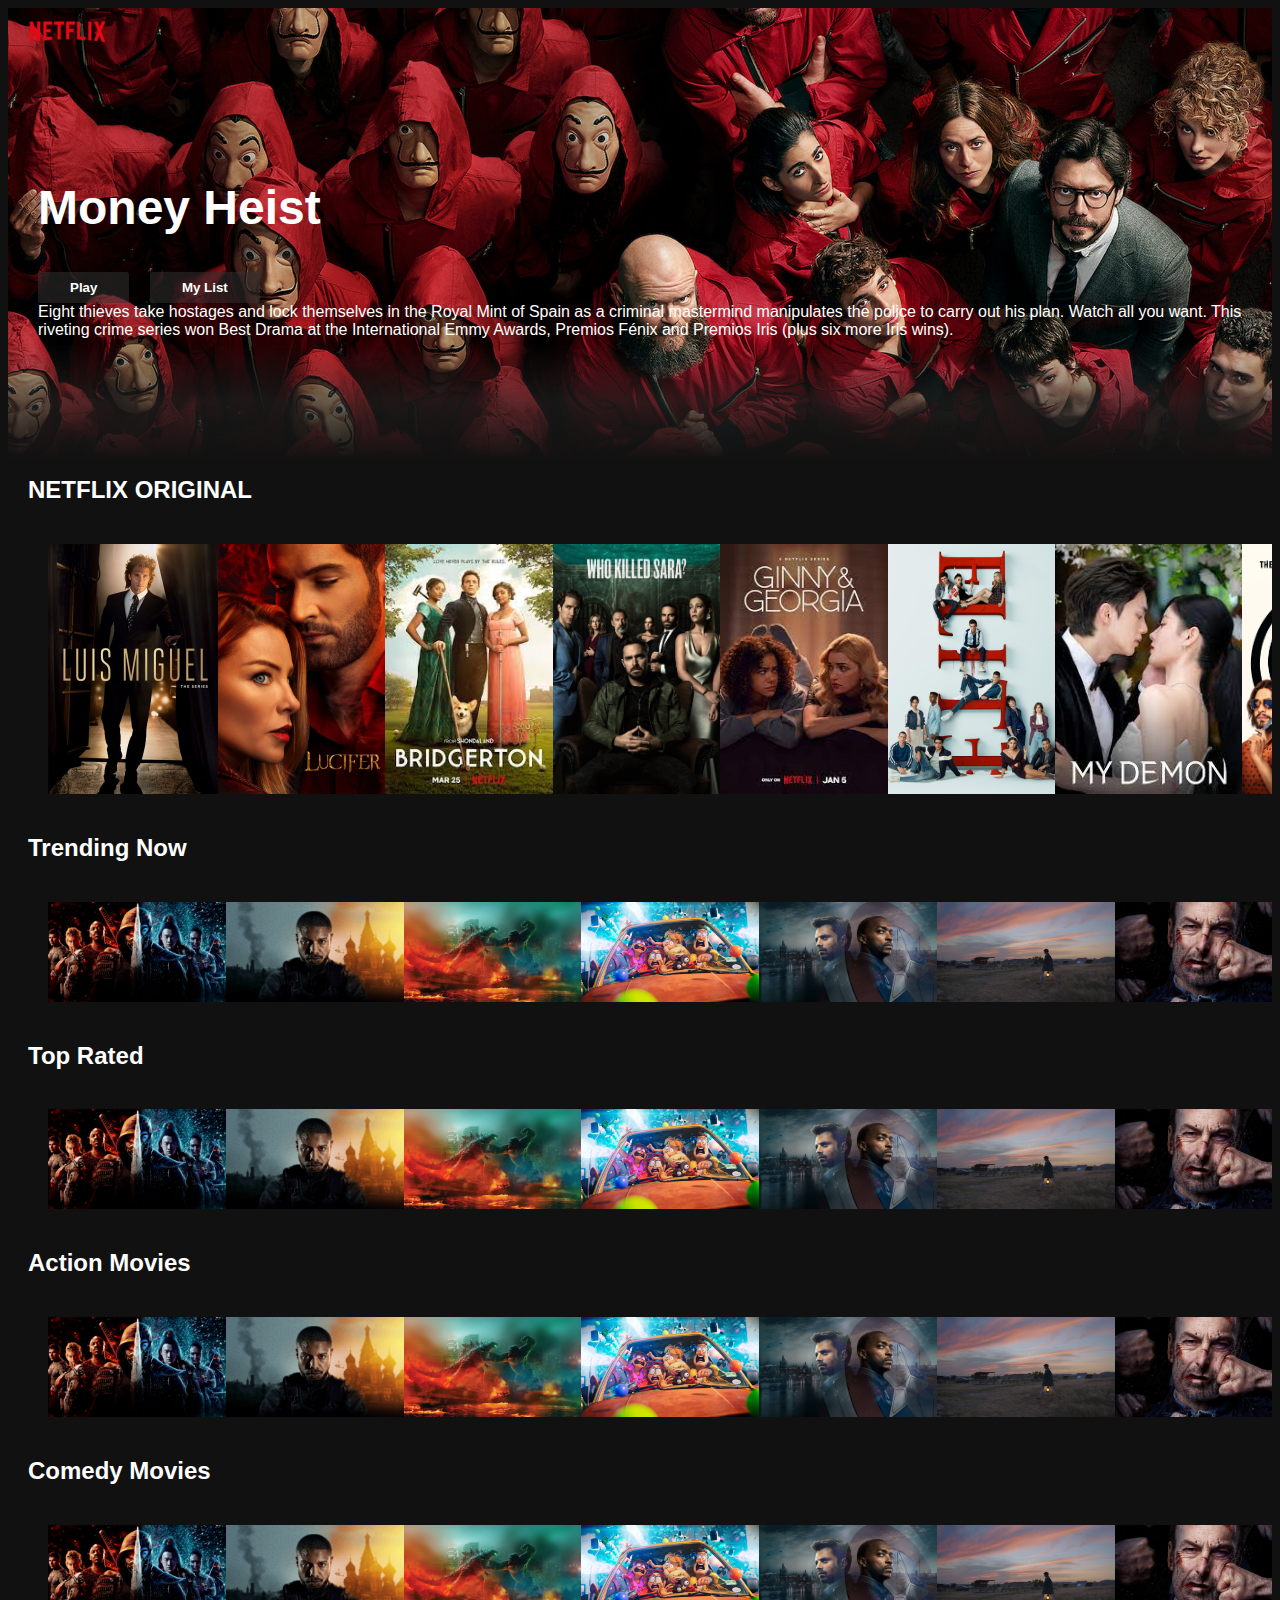
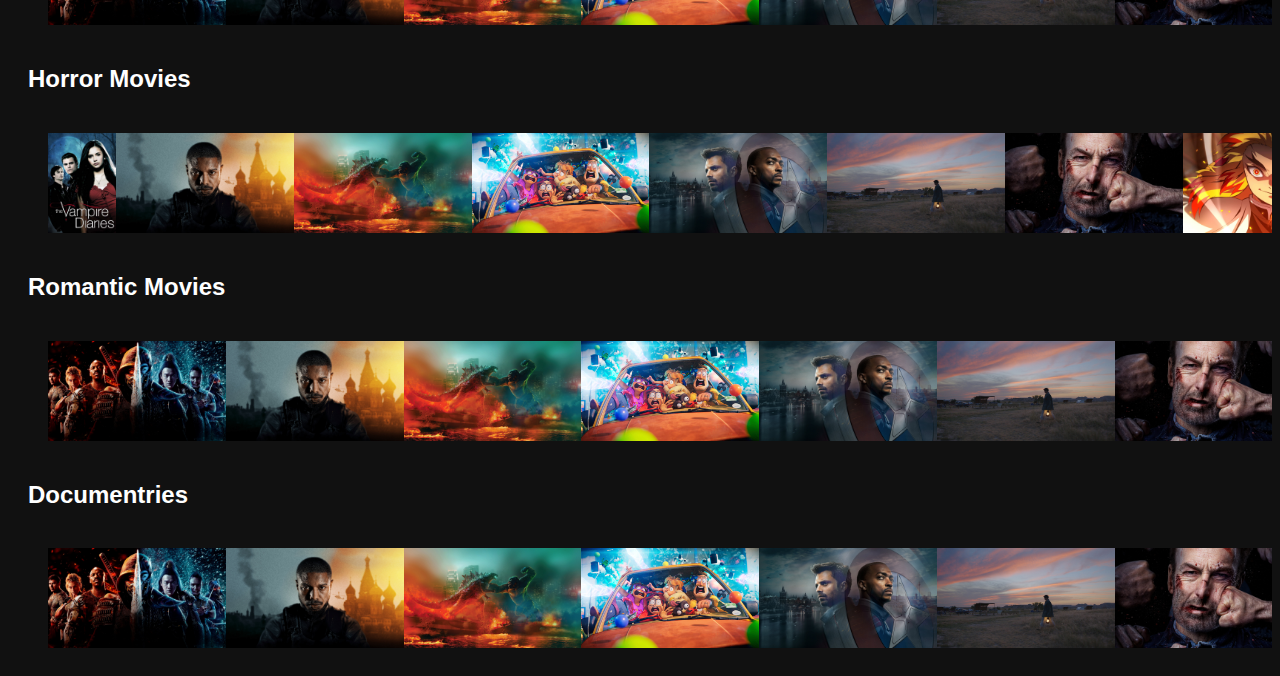
<file: netflix 1/html/index.html>
<!DOCTYPE html>
<html lang="en">
<head>
    <meta charset="UTF-8">
    <meta name="viewport" content="width=device-width, initial-scale=1.0">
    <title>Netfix Website</title>
    <link rel="stylesheet" href="../css/style.css">
    <link rel="icon" href="../images/BrandAssets_Logos_02-NSymbol.jpg">
</head>
<body>
    <div class="nav" id="nav">
        <img src="../images/netflix-logo.png" alt="" class="nav_logo">
       
    </div>
    <!--header-->
    <div class="banner">
        <div class="banner_contents">
            <h1 class="banner_title">Money Heist</h1>
            <div class="banner_buttons">
                <button class="banner_button">Play</button>
                <button class="banner_button">My List</button>

            </div>
            <div class="banner_description">
                Eight thieves take hostages and lock themselves in the Royal Mint of Spain as a criminal mastermind manipulates the police to carry out his plan. 
                Watch all you want. This riveting crime series won Best Drama at the International Emmy Awards, Premios Fénix and Premios Iris (plus six more Iris wins).
            </div>
        </div>
        <div class="banner--fadeBottom"></div>

    </div>
   <!--- Netfilx Original -->
    <div class="row">
        <h2>NETFLIX ORIGINAL</h2>
        <div class="row_posters">
            <img src="../images/large-movie1.jpg" alt="" class="row_poster row_posterLarge">
            <img src="../images/large-movie2.jpg" alt="" class="row_poster row_posterLarge">
            <img src="../images/bridgerton.jpeg" alt="" class="row_poster row_posterLarge">
            <img src="../images/large-movie4.jpg" alt="" class="row_poster row_posterLarge">
            <img src="../images/ginny.jpeg" alt="" class="row_poster row_posterLarge">
            <img src="../images/large-movie6.jpg" alt="" class="row_poster row_posterLarge">
            <img src="../images/my demon.jpeg" alt="" class="row_poster row_posterLarge">
            <img src="../images/large-movie8.jpg" alt="" class="row_poster row_posterLarge">
            <img src="../images/queen.jpeg" alt="" class="row_poster row_posterLarge">
            <img src="../images/shadow.jpeg" alt="" class="row_poster row_posterLarge">
            <img src="../images/large-movie3.jpg" alt="" class="row_poster row_posterLarge">
            <img src="../images/large-movie5.jpg" alt="" class="row_poster row_posterLarge">
            <img src="../images/large-movie7.jpg" alt="" class="row_poster row_posterLarge">
            <img src="../images/class onion.jpg" alt="" class="row_poster row_posterLarge">
            <img src="../images/enola.jpeg" alt="" class="row_poster row_posterLarge">
            <img src="../images/adam.jpeg" alt="" class="row_poster row_posterLarge">
        </div>
    </div>
    <!--Trending Now-->
    <div class="row">
        <h2>Trending Now</h2>
        <div class="row_posters">
            <img src="../images/small-movie1.jpg" alt="" class="row_poster ">
            <img src="../images/small-movie2.jpg" alt="" class="row_poster ">
            <img src="../images/small-movie3.jpg" alt="" class="row_poster ">
            <img src="../images/small-movie4.jpg" alt="" class="row_poster ">
            <img src="../images/small-movie5.jpg" alt="" class="row_poster ">
            <img src="../images/small-movie6.jpg" alt="" class="row_poster ">
            <img src="../images/small-movie7.jpg" alt="" class="row_poster ">
            <img src="../images/small-movie8.jpg" alt="" class="row_poster ">
            <img src="../images/small-movie1.jpg" alt="" class="row_poster ">
            <img src="../images/small-movie2.jpg" alt="" class="row_poster ">
            <img src="../images/small-movie3.jpg" alt="" class="row_poster ">
            <img src="../images/small-movie4.jpg" alt="" class="row_poster ">
            <img src="../images/small-movie5.jpg" alt="" class="row_poster ">
            <img src="../images/small-movie6.jpg" alt="" class="row_poster ">
            <img src="../images/small-movie7.jpg" alt="" class="row_poster ">
            <img src="../images/small-movie8.jpg" alt="" class="row_poster ">
        </div>
    </div>
    <!--Top Rated-->
    <div class="row">
        <h2>Top Rated</h2>
        <div class="row_posters">
            <img src="../images/small-movie1.jpg" alt="" class="row_poster ">
            <img src="../images/small-movie2.jpg" alt="" class="row_poster ">
            <img src="../images/small-movie3.jpg" alt="" class="row_poster ">
            <img src="../images/small-movie4.jpg" alt="" class="row_poster ">
            <img src="../images/small-movie5.jpg" alt="" class="row_poster ">
            <img src="../images/small-movie6.jpg" alt="" class="row_poster ">
            <img src="../images/small-movie7.jpg" alt="" class="row_poster ">
            <img src="../images/small-movie8.jpg" alt="" class="row_poster ">
            <img src="../images/small-movie1.jpg" alt="" class="row_poster ">
            <img src="../images/small-movie2.jpg" alt="" class="row_poster ">
            <img src="../images/small-movie3.jpg" alt="" class="row_poster ">
            <img src="../images/small-movie4.jpg" alt="" class="row_poster ">
            <img src="../images/small-movie5.jpg" alt="" class="row_poster ">
            <img src="../images/small-movie6.jpg" alt="" class="row_poster ">
            <img src="../images/small-movie7.jpg" alt="" class="row_poster ">
            <img src="../images/small-movie8.jpg" alt="" class="row_poster ">
        </div>
    </div>
    <!--Action Movies-->
    <div class="row">
        <h2>Action Movies</h2>
        <div class="row_posters">
            <img src="../images/small-movie1.jpg" alt="" class="row_poster ">
            <img src="../images/small-movie2.jpg" alt="" class="row_poster ">
            <img src="../images/small-movie3.jpg" alt="" class="row_poster ">
            <img src="../images/small-movie4.jpg" alt="" class="row_poster ">
            <img src="../images/small-movie5.jpg" alt="" class="row_poster ">
            <img src="../images/small-movie6.jpg" alt="" class="row_poster ">
            <img src="../images/small-movie7.jpg" alt="" class="row_poster ">
            <img src="../images/small-movie8.jpg" alt="" class="row_poster ">
            <img src="../images/small-movie1.jpg" alt="" class="row_poster ">
            <img src="../images/small-movie2.jpg" alt="" class="row_poster ">
            <img src="../images/small-movie3.jpg" alt="" class="row_poster ">
            <img src="../images/small-movie4.jpg" alt="" class="row_poster ">
            <img src="../images/small-movie5.jpg" alt="" class="row_poster ">
            <img src="../images/small-movie6.jpg" alt="" class="row_poster ">
            <img src="../images/small-movie7.jpg" alt="" class="row_poster ">
            <img src="../images/small-movie8.jpg" alt="" class="row_poster ">
        </div>
    </div>
    <!--Comedy Movies-->
    <div class="row">
        <h2>Comedy Movies</h2>
        <div class="row_posters">
            <img src="../images/small-movie1.jpg" alt="" class="row_poster ">
            <img src="../images/small-movie2.jpg" alt="" class="row_poster ">
            <img src="../images/small-movie3.jpg" alt="" class="row_poster ">
            <img src="../images/small-movie4.jpg" alt="" class="row_poster ">
            <img src="../images/small-movie5.jpg" alt="" class="row_poster ">
            <img src="../images/small-movie6.jpg" alt="" class="row_poster ">
            <img src="../images/small-movie7.jpg" alt="" class="row_poster ">
            <img src="../images/small-movie8.jpg" alt="" class="row_poster ">
            <img src="../images/small-movie1.jpg" alt="" class="row_poster ">
            <img src="../images/small-movie2.jpg" alt="" class="row_poster ">
            <img src="../images/small-movie3.jpg" alt="" class="row_poster ">
            <img src="../images/small-movie4.jpg" alt="" class="row_poster ">
            <img src="../images/small-movie5.jpg" alt="" class="row_poster ">
            <img src="../images/small-movie6.jpg" alt="" class="row_poster ">
            <img src="../images/small-movie7.jpg" alt="" class="row_poster ">
            <img src="../images/small-movie8.jpg" alt="" class="row_poster ">
        </div>
    </div>
     <!--Horror Movies-->
    <div class="row">
        <h2>Horror Movies</h2>
        <div class="row_posters">
            <img src="../images/vam.jpg" alt="" class="row_poster ">
            <img src="../images/small-movie2.jpg" alt="" class="row_poster ">
            <img src="../images/small-movie3.jpg" alt="" class="row_poster ">
            <img src="../images/small-movie4.jpg" alt="" class="row_poster ">
            <img src="../images/small-movie5.jpg" alt="" class="row_poster ">
            <img src="../images/small-movie6.jpg" alt="" class="row_poster ">
            <img src="../images/small-movie7.jpg" alt="" class="row_poster ">
            <img src="../images/small-movie8.jpg" alt="" class="row_poster ">
            <img src="../images/small-movie1.jpg" alt="" class="row_poster ">
            <img src="../images/small-movie2.jpg" alt="" class="row_poster ">
            <img src="../images/small-movie3.jpg" alt="" class="row_poster ">
            <img src="../images/small-movie4.jpg" alt="" class="row_poster ">
            <img src="../images/small-movie5.jpg" alt="" class="row_poster ">
            <img src="../images/small-movie6.jpg" alt="" class="row_poster ">
            <img src="../images/small-movie7.jpg" alt="" class="row_poster ">
            <img src="../images/small-movie8.jpg" alt="" class="row_poster ">
        </div>
    </div>
    <!--Romantic Movies-->
    <div class="row">
        <h2>Romantic Movies</h2>
        <div class="row_posters">
            <img src="../images/small-movie1.jpg" alt="" class="row_poster ">
            <img src="../images/small-movie2.jpg" alt="" class="row_poster ">
            <img src="../images/small-movie3.jpg" alt="" class="row_poster ">
            <img src="../images/small-movie4.jpg" alt="" class="row_poster ">
            <img src="../images/small-movie5.jpg" alt="" class="row_poster ">
            <img src="../images/small-movie6.jpg" alt="" class="row_poster ">
            <img src="../images/small-movie7.jpg" alt="" class="row_poster ">
            <img src="../images/small-movie8.jpg" alt="" class="row_poster ">
            <img src="../images/small-movie1.jpg" alt="" class="row_poster ">
            <img src="../images/small-movie2.jpg" alt="" class="row_poster ">
            <img src="../images/small-movie3.jpg" alt="" class="row_poster ">
            <img src="../images/small-movie4.jpg" alt="" class="row_poster ">
            <img src="../images/small-movie5.jpg" alt="" class="row_poster ">
            <img src="../images/small-movie6.jpg" alt="" class="row_poster ">
            <img src="../images/small-movie7.jpg" alt="" class="row_poster ">
            <img src="../images/small-movie8.jpg" alt="" class="row_poster ">
        </div>
    </div>
    <!--Documentries-->
    <div class="row">
        <h2>Documentries</h2>
        <div class="row_posters">
            <img src="../images/small-movie1.jpg" alt="" class="row_poster ">
            <img src="../images/small-movie2.jpg" alt="" class="row_poster ">
            <img src="../images/small-movie3.jpg" alt="" class="row_poster ">
            <img src="../images/small-movie4.jpg" alt="" class="row_poster ">
            <img src="../images/small-movie5.jpg" alt="" class="row_poster ">
            <img src="../images/small-movie6.jpg" alt="" class="row_poster ">
            <img src="../images/small-movie7.jpg" alt="" class="row_poster ">
            <img src="../images/small-movie8.jpg" alt="" class="row_poster ">
            <img src="../images/small-movie1.jpg" alt="" class="row_poster ">
            <img src="../images/small-movie2.jpg" alt="" class="row_poster ">
            <img src="../images/small-movie3.jpg" alt="" class="row_poster ">
            <img src="../images/small-movie4.jpg" alt="" class="row_poster ">
            <img src="../images/small-movie5.jpg" alt="" class="row_poster ">
            <img src="../images/small-movie6.jpg" alt="" class="row_poster ">
            <img src="../images/small-movie7.jpg" alt="" class="row_poster ">
            <img src="../images/small-movie8.jpg" alt="" class="row_poster ">
        </div>
    </div>
    <script>
        const nav=documet.getElementById('nav');
        window.addEventListener('scroll',()=>{
            if(window.scrollY >= 100){
                nav.classList.add('nav__black');
            
            }
            else{
                nav.classList.remove('nav__black');
            }
        });

    </script>


    
</body>
</html>
</file>
<file: netflix 1/css/style.css>
*{
    box-sizing: border-box;

}
body{
    font-family: Arial, Helvetica, sans-serif;
    background-color: #111;
}
.row_poster{
    width: 100%;
    object-fit: contain;
    max-height: 100px;
    transition: transform 450ms;

}
.row_posters{
    display: flex;
    overflow-y: hidden;
    overflow-x: scroll;
    padding: 20px;


}
.row_poster:hover{
    transform: scale(1.08);

}
.row_posters::-webkit-scrollbar{
    display: none;
}
.row_posterLarge{
    max-height: 250px;
}
row_posterLarge:hover{
    transform: scale(1.09);
}
.row{
    color: white;
    margin-left: 20px;

}
.banner{
    background-image:url('../images/banner.jpg');
    background-size: cover;
    background-position: center center;
    color: white;
    object-fit: contain;
    height: 448px;

}
.banner_contents{
    margin-left: 30px;
    padding-top: 140px;
    height: 190px;

}
.banner_title{
    font-size: 3rem;
    font-weight: 800;
    padding-bottom: 0.3rem;

}


.banner_button{
    cursor: pointer;
    color: white;
    outline: none;
    border: none;
    font-weight: 700;
    border-radius: 0.2vw;
    padding-left: 2rem;
    padding-right: 2rem;
    margin-right: 1rem;
    padding-top: 0.5rem;
    padding-bottom: 0.5rem;
    background-color: rgba(51,51,51,0.5);

}
.banner_button:hover{
    color: #000;
    background-color: #e6e6e6;
    transition: all 0.2s;

}
.banner--fadeBottom{
    margin-top: 145px;
    height: 7.4rem;
    background-image: linear-gradient(180deg,transparent,rgba(37,37,37,0.61),#111);
}
.nav_logo{
    width: 80px;
    object-fit: contain;
}
.nav_avatar{
    width: 30px;
    object-fit: contain;
}
.nav{
    position: fixed;
    top: 0;
    width: 100px;
    display: flex;
    justify-content: space-between;
    padding: 20px;
    z-index: 1;
    transition-timing-function: ease-in;
    transition: all 0.5s;
}
.nav__black{
    background-color: #111;
}
</file>
